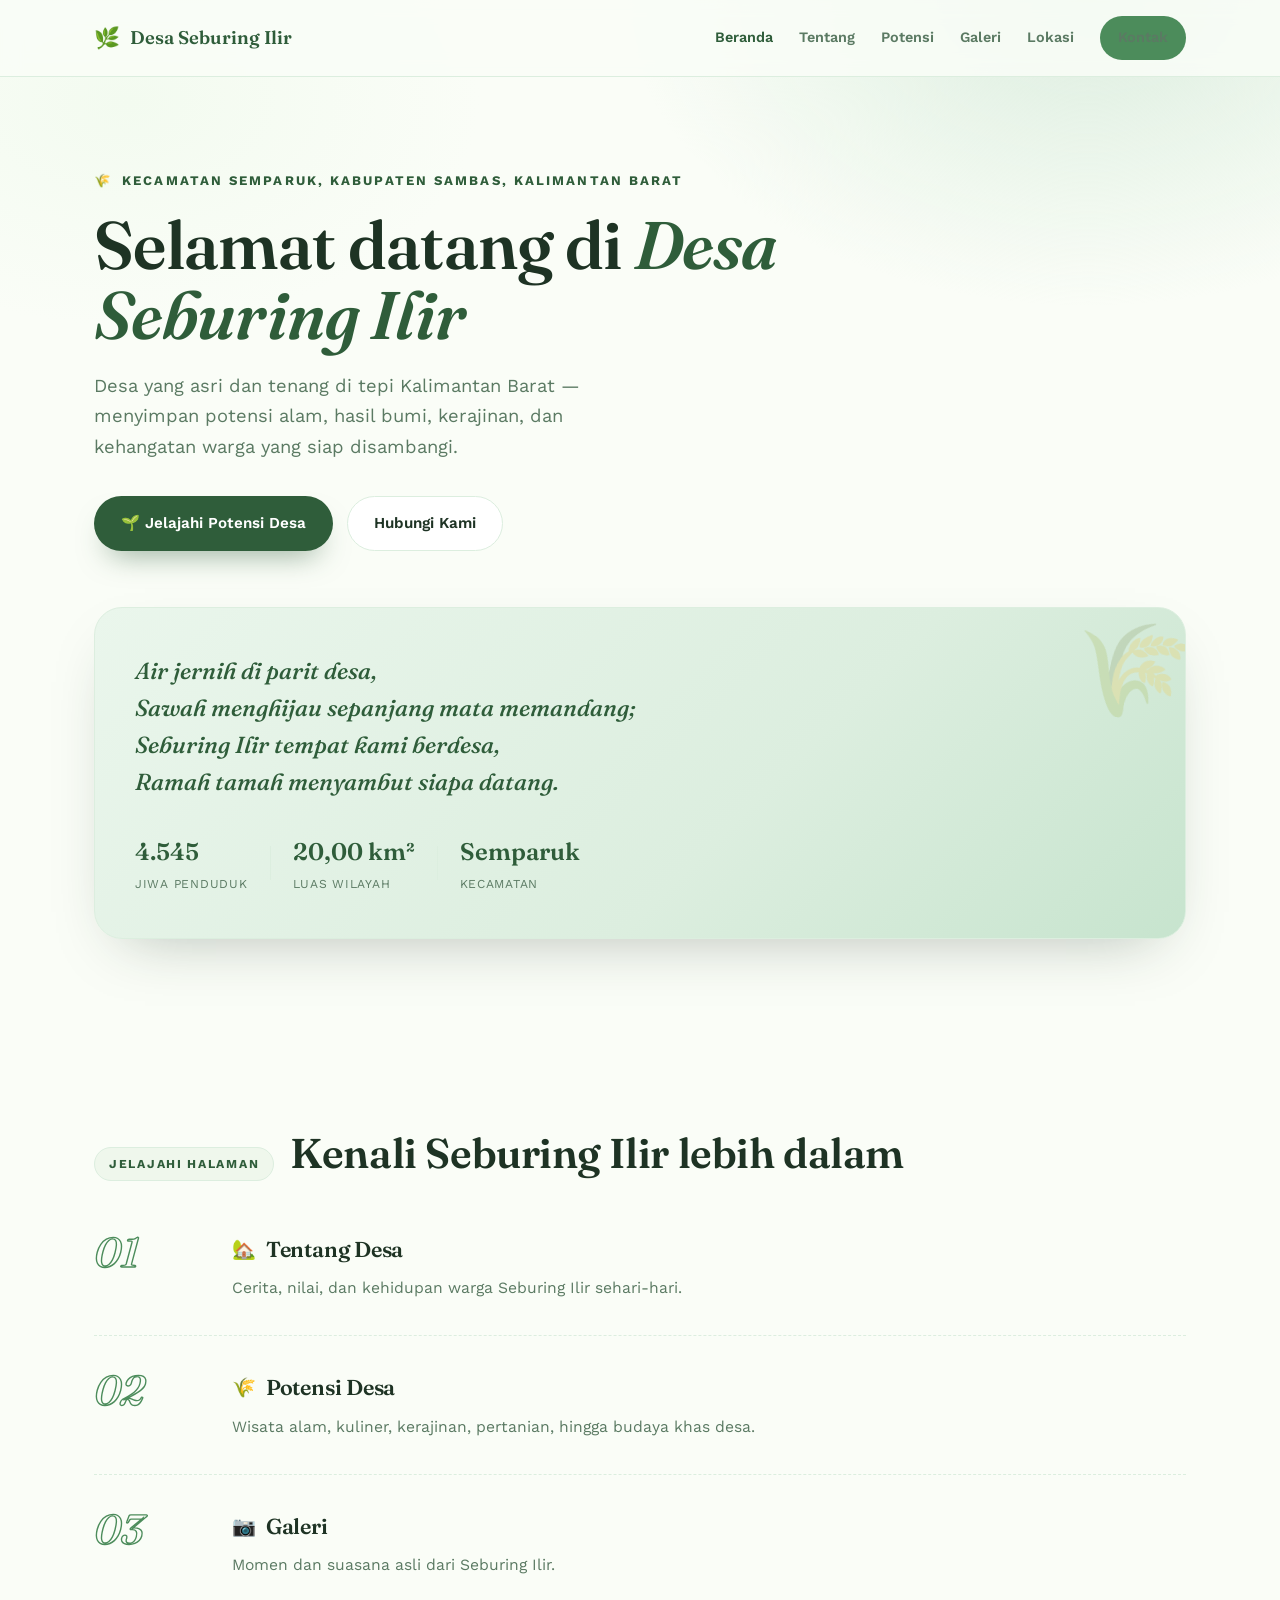
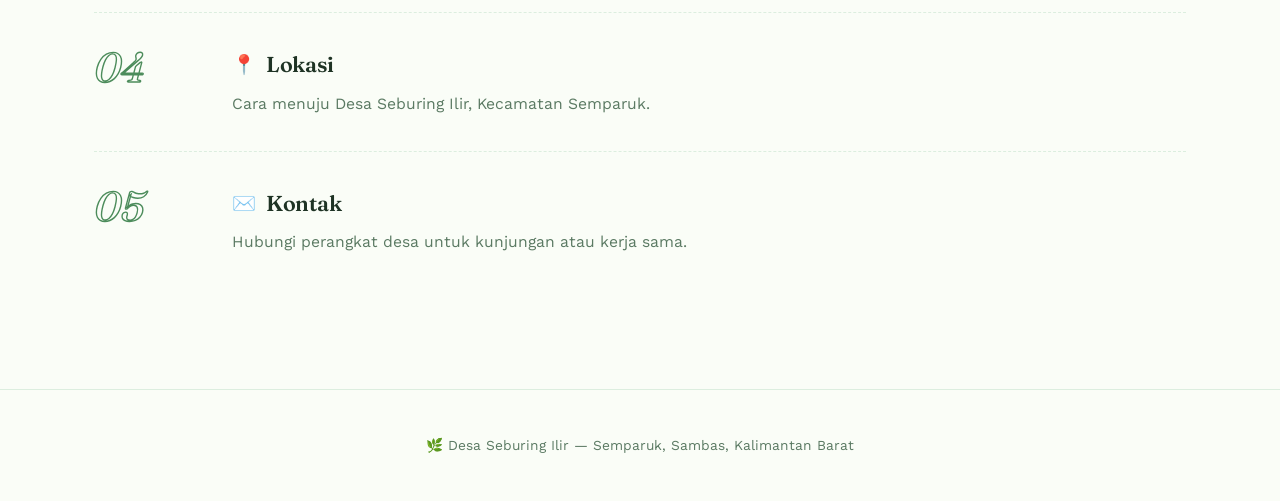
<file: index.html>
<!DOCTYPE html>
<html lang="id">
<head>
<meta charset="UTF-8">
<meta name="viewport" content="width=device-width, initial-scale=1.0">
<title>Beranda — Desa Seburing Ilir</title>
<link rel="preconnect" href="https://fonts.googleapis.com">
<link rel="preconnect" href="https://fonts.gstatic.com" crossorigin>
<link href="https://fonts.googleapis.com/css2?family=Fraunces:ital,opsz,wght@0,9..144,400;0,9..144,500;0,9..144,600;0,9..144,700;1,9..144,500&family=Work+Sans:wght@400;500;600;700&display=swap" rel="stylesheet">
<link rel="stylesheet" href="styles.css">
</head>
<body>

<header class="nav">
  <div class="nav-inner">
    <div class="brand"><span class="leaf">🌿</span> Desa Seburing Ilir</div>
    <nav class="nav-links">
      <a href="index.html" class="active">Beranda</a>
      <a href="tentang.html" class="hide-mobile">Tentang</a>
      <a href="potensi.html" class="hide-mobile">Potensi</a>
      <a href="galeri.html" class="hide-mobile">Galeri</a>
      <a href="lokasi.html" class="hide-mobile">Lokasi</a>
      <a href="kontak.html" class="nav-cta">Kontak</a>
    </nav>
  </div>
</header>

<section class="hero">
  <div class="wrap">
    <div class="hero-eyebrow">Kecamatan Semparuk, Kabupaten Sambas, Kalimantan Barat</div>
    <h1>Selamat datang di <em>Desa Seburing Ilir</em></h1>
    <p class="lede">Desa yang asri dan tenang di tepi Kalimantan Barat — menyimpan potensi alam, hasil bumi, kerajinan, dan kehangatan warga yang siap disambangi.</p>
    <div class="cta-row">
      <a class="btn btn-primary" href="potensi.html">🌱 Jelajahi Potensi Desa</a>
      <a class="btn btn-ghost" href="kontak.html">Hubungi Kami</a>
    </div>
    <div class="hero-visual reveal">
      <div class="quote-panel">
        <div class="quote-panel-deco">🌾</div>
        <p class="pantun">Air jernih di parit desa,<br>Sawah menghijau sepanjang mata memandang;<br>Seburing Ilir tempat kami berdesa,<br>Ramah tamah menyambut siapa datang.</p>
        <div class="stat-strip">
          <div class="s-item"><div class="s-n">4.545</div><div class="s-l">Jiwa Penduduk</div></div>
          <div class="s-div"></div>
          <div class="s-item"><div class="s-n">20,00 km²</div><div class="s-l">Luas Wilayah</div></div>
          <div class="s-div"></div>
          <div class="s-item"><div class="s-n">Semparuk</div><div class="s-l">Kecamatan</div></div>
        </div>
      </div>
    </div>
  </div>
</section>

<section>
  <div class="wrap">
    <div class="s-head reveal">
      <span class="tag">Jelajahi Halaman</span>
      <h2>Kenali Seburing Ilir lebih dalam</h2>
    </div>
    <div class="potensi-list reveal">
      <a class="p-row" href="tentang.html" style="text-decoration:none;">
        <div class="p-num">01</div>
        <div class="p-body"><h3><span class="em">🏡</span> Tentang Desa</h3><p>Cerita, nilai, dan kehidupan warga Seburing Ilir sehari-hari.</p></div>
      </a>
      <a class="p-row" href="potensi.html" style="text-decoration:none;">
        <div class="p-num">02</div>
        <div class="p-body"><h3><span class="em">🌾</span> Potensi Desa</h3><p>Wisata alam, kuliner, kerajinan, pertanian, hingga budaya khas desa.</p></div>
      </a>
      <a class="p-row" href="galeri.html" style="text-decoration:none;">
        <div class="p-num">03</div>
        <div class="p-body"><h3><span class="em">📷</span> Galeri</h3><p>Momen dan suasana asli dari Seburing Ilir.</p></div>
      </a>
      <a class="p-row" href="lokasi.html" style="text-decoration:none;">
        <div class="p-num">04</div>
        <div class="p-body"><h3><span class="em">📍</span> Lokasi</h3><p>Cara menuju Desa Seburing Ilir, Kecamatan Semparuk.</p></div>
      </a>
      <a class="p-row" href="kontak.html" style="text-decoration:none;">
        <div class="p-num">05</div>
        <div class="p-body"><h3><span class="em">✉️</span> Kontak</h3><p>Hubungi perangkat desa untuk kunjungan atau kerja sama.</p></div>
      </a>
    </div>
  </div>
</section>

<footer>
  <div class="wrap">🌿 Desa Seburing Ilir — Semparuk, Sambas, Kalimantan Barat</div>
</footer>

<script>
const revealEls = document.querySelectorAll('.reveal');
const io = new IntersectionObserver((entries)=>{
  entries.forEach(en=>{ if(en.isIntersecting){ en.target.classList.add('in'); io.unobserve(en.target); } });
}, {threshold:.12});
revealEls.forEach(el=>io.observe(el));
</script>
</body>
</html>
</file>
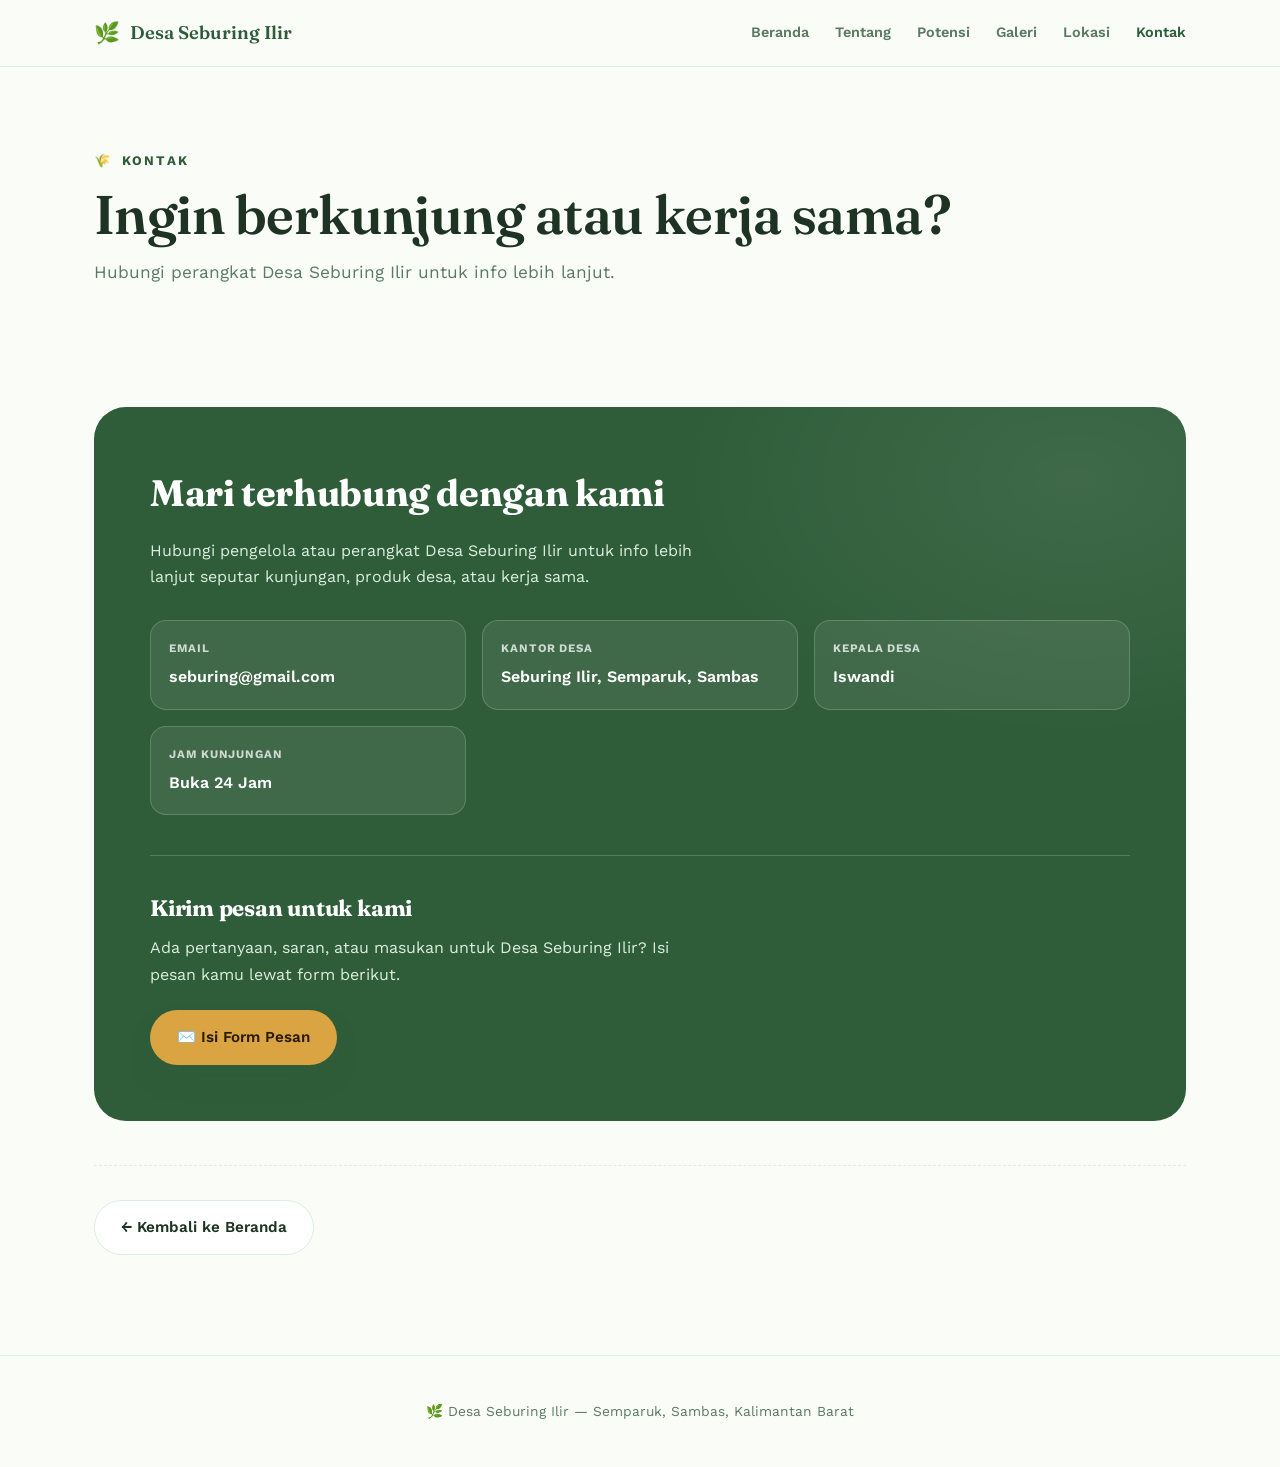
<file: kontak.html>
<!DOCTYPE html>
<html lang="id">
<head>
<meta charset="UTF-8">
<meta name="viewport" content="width=device-width, initial-scale=1.0">
<title>Kontak — Desa Seburing Ilir</title>
<link rel="preconnect" href="https://fonts.googleapis.com">
<link rel="preconnect" href="https://fonts.gstatic.com" crossorigin>
<link href="https://fonts.googleapis.com/css2?family=Fraunces:ital,opsz,wght@0,9..144,400;0,9..144,500;0,9..144,600;0,9..144,700;1,9..144,500&family=Work+Sans:wght@400;500;600;700&display=swap" rel="stylesheet">
<link rel="stylesheet" href="styles.css">
</head>
<body>

<header class="nav">
  <div class="nav-inner">
    <div class="brand"><span class="leaf">🌿</span> Desa Seburing Ilir</div>
    <nav class="nav-links">
      <a href="index.html" class="hide-mobile">Beranda</a>
      <a href="tentang.html" class="hide-mobile">Tentang</a>
      <a href="potensi.html" class="hide-mobile">Potensi</a>
      <a href="galeri.html" class="hide-mobile">Galeri</a>
      <a href="lokasi.html" class="hide-mobile">Lokasi</a>
      <a href="kontak.html" class="active">Kontak</a>
    </nav>
  </div>
</header>

<section class="page-hero">
  <div class="wrap">
    <div class="hero-eyebrow">Kontak</div>
    <h1>Ingin berkunjung atau kerja sama?</h1>
    <p class="lede">Hubungi perangkat Desa Seburing Ilir untuk info lebih lanjut.</p>
  </div>
</section>

<section>
  <div class="wrap">
    <div class="contact-wrap reveal">
      <h2>Mari terhubung dengan kami</h2>
      <p>Hubungi pengelola atau perangkat Desa Seburing Ilir untuk info lebih lanjut seputar kunjungan, produk desa, atau kerja sama.</p>
      <div class="contact-grid">
        <a class="c-card" href="mailto:seburing@gmail.com">
          <div class="lbl">Email</div>
          <div class="val">seburing@gmail.com</div>
        </a>
        <div class="c-card">
          <div class="lbl">Kantor Desa</div>
          <div class="val">Seburing Ilir, Semparuk, Sambas</div>
        </div>
        <div class="c-card">
          <div class="lbl">Kepala Desa</div>
          <div class="val">Iswandi</div>
        </div>
        <div class="c-card">
          <div class="lbl">Jam Kunjungan</div>
          <div class="val">Buka 24 Jam</div>
        </div>
      </div>

      <div style="margin-top:40px; padding-top:34px; border-top:1px solid rgba(255,255,255,.18);">
        <h2 style="font-size:1.4rem; margin-bottom:8px;">Kirim pesan untuk kami</h2>
        <p style="margin-bottom:22px;">Ada pertanyaan, saran, atau masukan untuk Desa Seburing Ilir? Isi pesan kamu lewat form berikut.</p>
        <a href="https://docs.google.com/forms/d/e/1FAIpQLSdaSpcrOK0YSQ0kz_y-31MSbO-DcAraTLKsawuCThH-VjNE1A/viewform" target="_blank" rel="noopener" class="btn btn-primary" style="background:var(--wheat); color:#2A1B02;">✉️ Isi Form Pesan</a>
      </div>
    </div>
    <div class="page-nav-cta reveal">
      <a class="btn btn-ghost" href="index.html">← Kembali ke Beranda</a>
    </div>
  </div>
</section>

<footer>
  <div class="wrap">🌿 Desa Seburing Ilir — Semparuk, Sambas, Kalimantan Barat</div>
</footer>

<script>
const revealEls = document.querySelectorAll('.reveal');
const io = new IntersectionObserver((entries)=>{
  entries.forEach(en=>{ if(en.isIntersecting){ en.target.classList.add('in'); io.unobserve(en.target); } });
}, {threshold:.12});
revealEls.forEach(el=>io.observe(el));
</script>
</body>
</html>
</file>
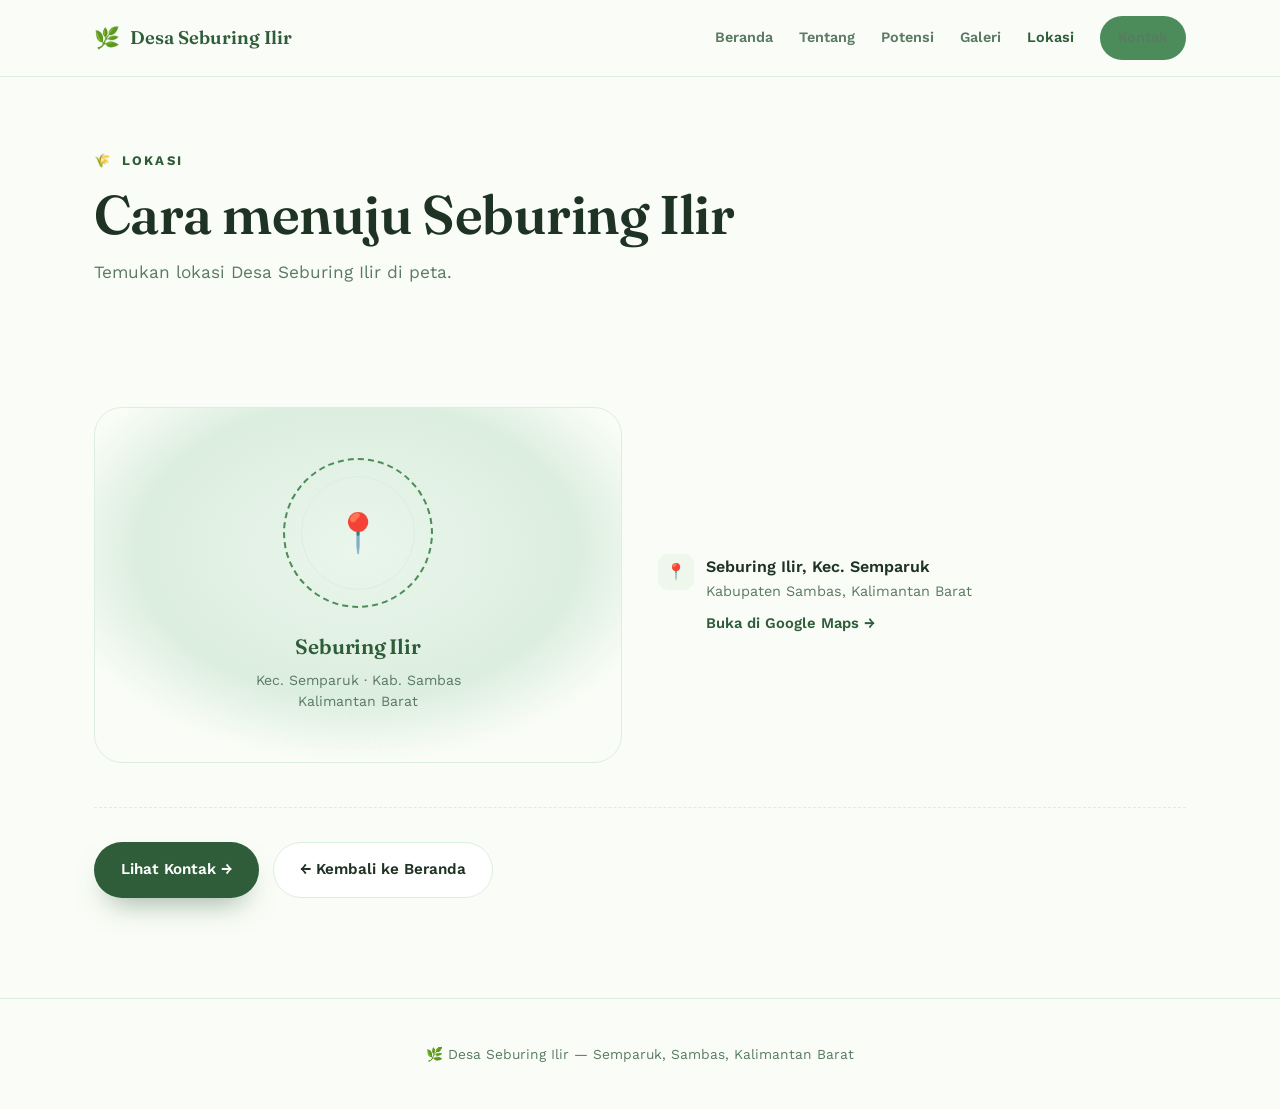
<file: lokasi.html>
<!DOCTYPE html>
<html lang="id">
<head>
<meta charset="UTF-8">
<meta name="viewport" content="width=device-width, initial-scale=1.0">
<title>Lokasi — Desa Seburing Ilir</title>
<link rel="preconnect" href="https://fonts.googleapis.com">
<link rel="preconnect" href="https://fonts.gstatic.com" crossorigin>
<link href="https://fonts.googleapis.com/css2?family=Fraunces:ital,opsz,wght@0,9..144,400;0,9..144,500;0,9..144,600;0,9..144,700;1,9..144,500&family=Work+Sans:wght@400;500;600;700&display=swap" rel="stylesheet">
<link rel="stylesheet" href="styles.css">
</head>
<body>

<header class="nav">
  <div class="nav-inner">
    <div class="brand"><span class="leaf">🌿</span> Desa Seburing Ilir</div>
    <nav class="nav-links">
      <a href="index.html" class="hide-mobile">Beranda</a>
      <a href="tentang.html" class="hide-mobile">Tentang</a>
      <a href="potensi.html" class="hide-mobile">Potensi</a>
      <a href="galeri.html" class="hide-mobile">Galeri</a>
      <a href="lokasi.html" class="active">Lokasi</a>
      <a href="kontak.html" class="nav-cta">Kontak</a>
    </nav>
  </div>
</header>

<section class="page-hero">
  <div class="wrap">
    <div class="hero-eyebrow">Lokasi</div>
    <h1>Cara menuju Seburing Ilir</h1>
    <p class="lede">Temukan lokasi Desa Seburing Ilir di peta.</p>
  </div>
</section>

<section>
  <div class="wrap">
    <div class="map-block reveal">
      <div class="compass-panel">
        <div class="compass-ring">
          <div class="compass-core">📍</div>
        </div>
        <div class="compass-caption serif">Seburing Ilir</div>
        <div class="compass-sub">Kec. Semparuk · Kab. Sambas<br>Kalimantan Barat</div>
      </div>
      <div>
        <div class="info-list">
          <div class="row">
            <div class="ic">📍</div>
            <div>
              <div style="font-weight:600;">Seburing Ilir, Kec. Semparuk</div>
              <div style="color:var(--muted); font-size:.9rem; margin-bottom:6px;">Kabupaten Sambas, Kalimantan Barat</div>
              <a class="maps-link" href="https://www.google.com/maps/search/?api=1&query=Seburing%20Ilir%2C%20Kec.%20Semparuk%2C%20Kab.%20Sambas%2C%20Kalimantan%20Barat" target="_blank" rel="noopener">Buka di Google Maps →</a>
            </div>
          </div>
        </div>
      </div>
    </div>
    <div class="page-nav-cta reveal">
      <a class="btn btn-primary" href="kontak.html">Lihat Kontak →</a>
      <a class="btn btn-ghost" href="index.html">← Kembali ke Beranda</a>
    </div>
  </div>
</section>

<footer>
  <div class="wrap">🌿 Desa Seburing Ilir — Semparuk, Sambas, Kalimantan Barat</div>
</footer>

<script>
const revealEls = document.querySelectorAll('.reveal');
const io = new IntersectionObserver((entries)=>{
  entries.forEach(en=>{ if(en.isIntersecting){ en.target.classList.add('in'); io.unobserve(en.target); } });
}, {threshold:.12});
revealEls.forEach(el=>io.observe(el));
</script>
</body>
</html>
</file>
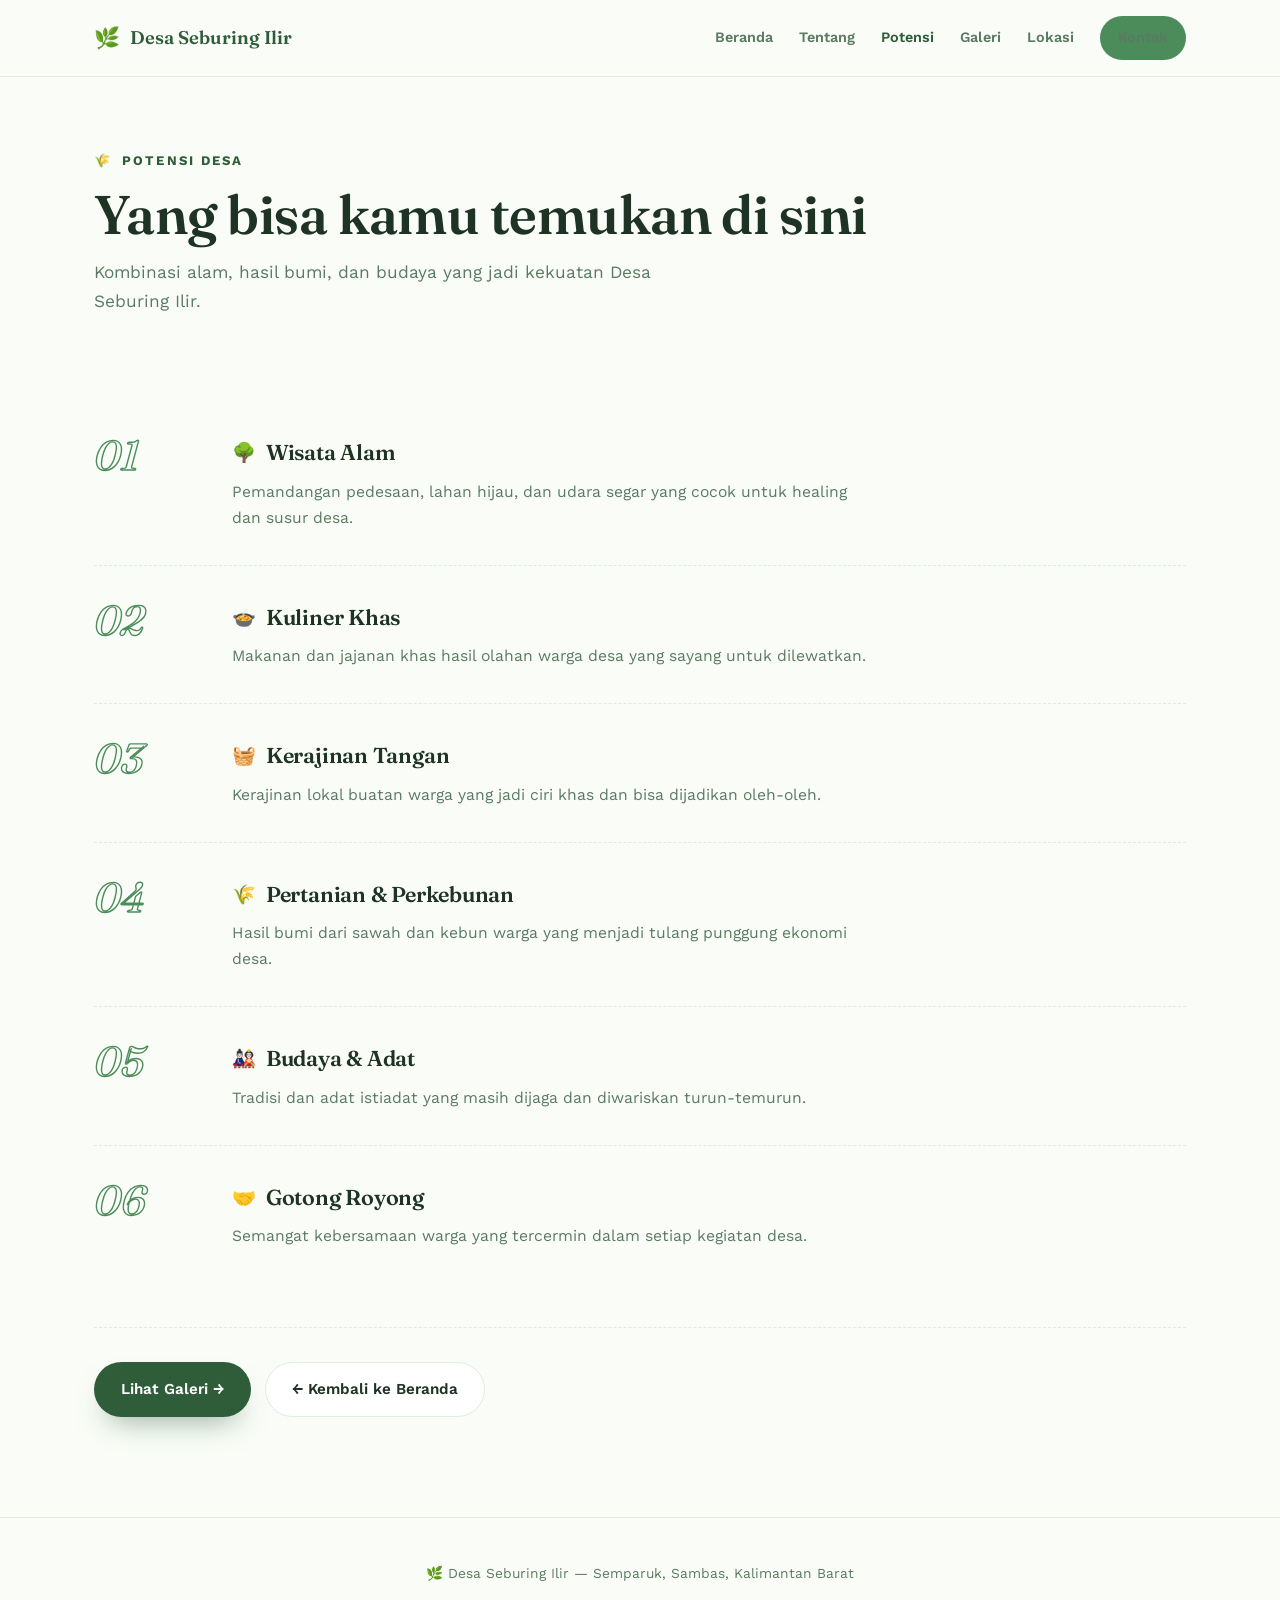
<file: potensi.html>
<!DOCTYPE html>
<html lang="id">
<head>
<meta charset="UTF-8">
<meta name="viewport" content="width=device-width, initial-scale=1.0">
<title>Potensi Desa — Seburing Ilir</title>
<link rel="preconnect" href="https://fonts.googleapis.com">
<link rel="preconnect" href="https://fonts.gstatic.com" crossorigin>
<link href="https://fonts.googleapis.com/css2?family=Fraunces:ital,opsz,wght@0,9..144,400;0,9..144,500;0,9..144,600;0,9..144,700;1,9..144,500&family=Work+Sans:wght@400;500;600;700&display=swap" rel="stylesheet">
<link rel="stylesheet" href="styles.css">
</head>
<body>

<header class="nav">
  <div class="nav-inner">
    <div class="brand"><span class="leaf">🌿</span> Desa Seburing Ilir</div>
    <nav class="nav-links">
      <a href="index.html" class="hide-mobile">Beranda</a>
      <a href="tentang.html" class="hide-mobile">Tentang</a>
      <a href="potensi.html" class="active">Potensi</a>
      <a href="galeri.html" class="hide-mobile">Galeri</a>
      <a href="lokasi.html" class="hide-mobile">Lokasi</a>
      <a href="kontak.html" class="nav-cta">Kontak</a>
    </nav>
  </div>
</header>

<section class="page-hero">
  <div class="wrap">
    <div class="hero-eyebrow">Potensi Desa</div>
    <h1>Yang bisa kamu temukan di sini</h1>
    <p class="lede">Kombinasi alam, hasil bumi, dan budaya yang jadi kekuatan Desa Seburing Ilir.</p>
  </div>
</section>

<section>
  <div class="wrap">
    <div class="potensi-list reveal">
      <div class="p-row">
        <div class="p-num">01</div>
        <div class="p-body"><h3><span class="em">🌳</span> Wisata Alam</h3><p>Pemandangan pedesaan, lahan hijau, dan udara segar yang cocok untuk healing dan susur desa.</p></div>
      </div>
      <div class="p-row">
        <div class="p-num">02</div>
        <div class="p-body"><h3><span class="em">🍲</span> Kuliner Khas</h3><p>Makanan dan jajanan khas hasil olahan warga desa yang sayang untuk dilewatkan.</p></div>
      </div>
      <div class="p-row">
        <div class="p-num">03</div>
        <div class="p-body"><h3><span class="em">🧺</span> Kerajinan Tangan</h3><p>Kerajinan lokal buatan warga yang jadi ciri khas dan bisa dijadikan oleh-oleh.</p></div>
      </div>
      <div class="p-row">
        <div class="p-num">04</div>
        <div class="p-body"><h3><span class="em">🌾</span> Pertanian & Perkebunan</h3><p>Hasil bumi dari sawah dan kebun warga yang menjadi tulang punggung ekonomi desa.</p></div>
      </div>
      <div class="p-row">
        <div class="p-num">05</div>
        <div class="p-body"><h3><span class="em">🎎</span> Budaya & Adat</h3><p>Tradisi dan adat istiadat yang masih dijaga dan diwariskan turun-temurun.</p></div>
      </div>
      <div class="p-row">
        <div class="p-num">06</div>
        <div class="p-body"><h3><span class="em">🤝</span> Gotong Royong</h3><p>Semangat kebersamaan warga yang tercermin dalam setiap kegiatan desa.</p></div>
      </div>
    </div>
    <div class="page-nav-cta reveal">
      <a class="btn btn-primary" href="galeri.html">Lihat Galeri →</a>
      <a class="btn btn-ghost" href="index.html">← Kembali ke Beranda</a>
    </div>
  </div>
</section>

<footer>
  <div class="wrap">🌿 Desa Seburing Ilir — Semparuk, Sambas, Kalimantan Barat</div>
</footer>

<script>
const revealEls = document.querySelectorAll('.reveal');
const io = new IntersectionObserver((entries)=>{
  entries.forEach(en=>{ if(en.isIntersecting){ en.target.classList.add('in'); io.unobserve(en.target); } });
}, {threshold:.12});
revealEls.forEach(el=>io.observe(el));
</script>
</body>
</html>
</file>
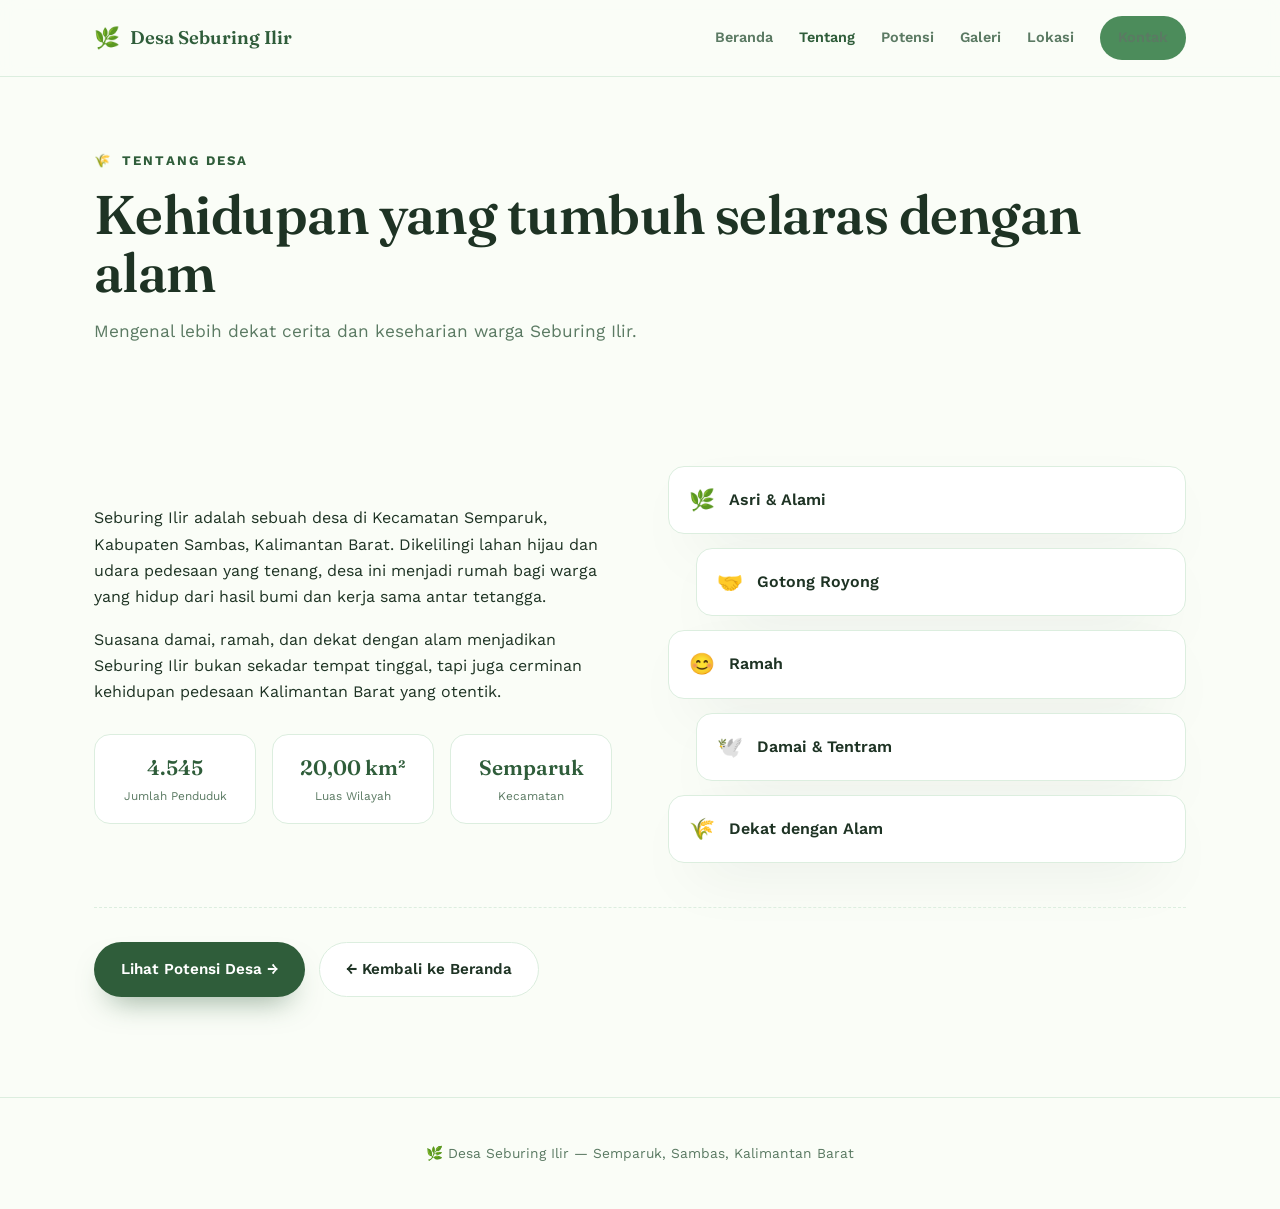
<file: tentang.html>
<!DOCTYPE html>
<html lang="id">
<head>
<meta charset="UTF-8">
<meta name="viewport" content="width=device-width, initial-scale=1.0">
<title>Tentang Desa — Seburing Ilir</title>
<link rel="preconnect" href="https://fonts.googleapis.com">
<link rel="preconnect" href="https://fonts.gstatic.com" crossorigin>
<link href="https://fonts.googleapis.com/css2?family=Fraunces:ital,opsz,wght@0,9..144,400;0,9..144,500;0,9..144,600;0,9..144,700;1,9..144,500&family=Work+Sans:wght@400;500;600;700&display=swap" rel="stylesheet">
<link rel="stylesheet" href="styles.css">
</head>
<body>

<header class="nav">
  <div class="nav-inner">
    <div class="brand"><span class="leaf">🌿</span> Desa Seburing Ilir</div>
    <nav class="nav-links">
      <a href="index.html" class="hide-mobile">Beranda</a>
      <a href="tentang.html" class="active">Tentang</a>
      <a href="potensi.html" class="hide-mobile">Potensi</a>
      <a href="galeri.html" class="hide-mobile">Galeri</a>
      <a href="lokasi.html" class="hide-mobile">Lokasi</a>
      <a href="kontak.html" class="nav-cta">Kontak</a>
    </nav>
  </div>
</header>

<section class="page-hero">
  <div class="wrap">
    <div class="hero-eyebrow">Tentang Desa</div>
    <h1>Kehidupan yang tumbuh selaras dengan alam</h1>
    <p class="lede">Mengenal lebih dekat cerita dan keseharian warga Seburing Ilir.</p>
  </div>
</section>

<section>
  <div class="wrap">
    <div class="about-grid reveal">
      <div class="about-text">
        <p>Seburing Ilir adalah sebuah desa di Kecamatan Semparuk, Kabupaten Sambas, Kalimantan Barat. Dikelilingi lahan hijau dan udara pedesaan yang tenang, desa ini menjadi rumah bagi warga yang hidup dari hasil bumi dan kerja sama antar tetangga.</p>
        <p>Suasana damai, ramah, dan dekat dengan alam menjadikan Seburing Ilir bukan sekadar tempat tinggal, tapi juga cerminan kehidupan pedesaan Kalimantan Barat yang otentik.</p>
        <div class="fact-row">
          <div class="fact"><div class="n">4.545</div><div class="l">Jumlah Penduduk</div></div>
          <div class="fact"><div class="n">20,00 km²</div><div class="l">Luas Wilayah</div></div>
          <div class="fact"><div class="n">Semparuk</div><div class="l">Kecamatan</div></div>
        </div>
      </div>
      <div class="value-cluster">
        <div class="v-badge"><span class="v-ic">🌿</span><span>Asri &amp; Alami</span></div>
        <div class="v-badge"><span class="v-ic">🤝</span><span>Gotong Royong</span></div>
        <div class="v-badge"><span class="v-ic">😊</span><span>Ramah</span></div>
        <div class="v-badge"><span class="v-ic">🕊️</span><span>Damai &amp; Tentram</span></div>
        <div class="v-badge"><span class="v-ic">🌾</span><span>Dekat dengan Alam</span></div>
      </div>
    </div>
    <div class="page-nav-cta reveal">
      <a class="btn btn-primary" href="potensi.html">Lihat Potensi Desa →</a>
      <a class="btn btn-ghost" href="index.html">← Kembali ke Beranda</a>
    </div>
  </div>
</section>

<footer>
  <div class="wrap">🌿 Desa Seburing Ilir — Semparuk, Sambas, Kalimantan Barat</div>
</footer>

<script>
const revealEls = document.querySelectorAll('.reveal');
const io = new IntersectionObserver((entries)=>{
  entries.forEach(en=>{ if(en.isIntersecting){ en.target.classList.add('in'); io.unobserve(en.target); } });
}, {threshold:.12});
revealEls.forEach(el=>io.observe(el));
</script>
</body>
</html>
</file>
<file: styles.css>
:root{
  --bg:#FAFDF7; --surface:#FFFFFF; --surface-2:#EFF7EC;
  --ink:#1E3324; --muted:#5B7A63;
  --leaf:#4C8C5B; --leaf-deep:#2F5D3A; --leaf-pale:#DCEEDF;
  --wheat:#D9A441; --wheat-ink:#6B4A10;
  --line:#DCEEDF;
  --shadow:0 24px 60px -30px rgba(30,51,36,.35);
}
*{margin:0;padding:0;box-sizing:border-box;}
html{scroll-behavior:smooth;}
body{
  font-family:'Work Sans', sans-serif; background:var(--bg); color:var(--ink);
  line-height:1.65; overflow-x:hidden;
}
h1,h2,h3,.serif{ font-family:'Fraunces', serif; letter-spacing:-.01em; }
img{max-width:100%; display:block;}
a{color:inherit; text-decoration:none;}
.wrap{max-width:1140px; margin:0 auto; padding:0 24px;}
section{padding:100px 0; position:relative;}
@media(max-width:720px){section{padding:64px 0;}}

/* placeholder art blocks (no real photos yet) */
.ph{
  position:relative; border-radius:26px; overflow:hidden;
  background:
    radial-gradient(120% 140% at 15% 10%, #eaf6ec 0%, transparent 55%),
    linear-gradient(135deg, #dcefdf 0%, #bfe0c8 45%, #9fceb0 100%);
  display:flex; align-items:center; justify-content:center; flex-direction:column;
  border:1.5px dashed #8fc09e; color:var(--leaf-deep);
  min-height:220px; text-align:center; padding:24px;
}
.ph .leaf-ic{ font-size:2rem; margin-bottom:10px; opacity:.75; }
.ph .ph-label{ font-weight:600; font-size:.92rem; }
.ph .ph-sub{ font-size:.78rem; color:var(--muted); margin-top:4px; }

/* nav */
header.nav{
  position:fixed; top:0; left:0; right:0; z-index:50;
  background:color-mix(in srgb, var(--bg) 85%, transparent);
  backdrop-filter:blur(10px); border-bottom:1px solid var(--line);
}
.nav-inner{max-width:1140px; margin:0 auto; padding:16px 24px; display:flex; align-items:center; justify-content:space-between;}
.brand{display:flex; align-items:center; gap:10px; font-family:'Fraunces'; font-weight:600; font-size:1.15rem; color:var(--leaf-deep);}
.brand .leaf{ font-size:1.3rem; }
.nav-links{display:flex; gap:26px; align-items:center;}
.nav-links a{font-size:.9rem; font-weight:600; color:var(--muted);}
.nav-links a:hover{color:var(--leaf-deep);}
@media(max-width:760px){.nav-links a.hide-mobile{display:none;}}
.nav-cta{
  background:var(--leaf); color:#fff; padding:10px 18px; border-radius:999px; font-weight:600; font-size:.86rem;
}

/* hero */
.hero{ padding-top:170px; padding-bottom:80px; position:relative; }
.hero::before{
  content:""; position:absolute; inset:0; z-index:-1;
  background:
    radial-gradient(60% 50% at 85% 0%, var(--leaf-pale) 0%, transparent 60%),
    radial-gradient(50% 40% at 10% 10%, #f3fbf0 0%, transparent 55%);
}
.hero-eyebrow{
  font-size:.82rem; letter-spacing:.16em; text-transform:uppercase; color:var(--leaf-deep);
  font-weight:700; margin-bottom:18px; display:flex; align-items:center; gap:10px;
}
.hero-eyebrow::before{content:"🌾";}
.hero h1{
  font-size:clamp(2.6rem,6vw,4.2rem); font-weight:600; line-height:1.05; max-width:16ch; margin-bottom:20px;
}
.hero h1 em{ font-style:italic; color:var(--leaf-deep); }
.hero p.lede{ font-size:1.15rem; color:var(--muted); max-width:52ch; margin-bottom:34px; }
.cta-row{display:flex; gap:14px; flex-wrap:wrap;}
.btn{display:inline-flex; align-items:center; gap:8px; padding:14px 26px; border-radius:999px; font-weight:600; font-size:.95rem; transition:transform .25s ease, box-shadow .25s ease; cursor:pointer; border:1px solid transparent;}
.btn:hover{transform:translateY(-3px);}
.btn-primary{background:var(--leaf-deep); color:#fff; box-shadow:0 16px 30px -14px rgba(47,93,58,.55);}
.btn-ghost{background:#fff; border-color:var(--line); color:var(--ink);}
.btn-ghost:hover{background:var(--surface-2);}
.hero-visual{ margin-top:56px; }
.hero-visual .ph{ min-height:340px; }
@media(max-width:720px){.hero-visual .ph{min-height:220px;}}
.quote-panel{
  position:relative; border-radius:28px; padding:44px 40px; overflow:hidden;
  background:linear-gradient(135deg, #EAF6EC 0%, #DCEEDF 60%, #C7E4CE 100%);
  border:1px solid var(--line); box-shadow:var(--shadow);
}
.quote-panel-deco{ position:absolute; top:-18px; right:-6px; font-size:6rem; opacity:.18; transform:rotate(12deg); }
.pantun{ font-family:'Fraunces'; font-style:italic; font-weight:500; font-size:clamp(1.1rem,2vw,1.45rem); color:var(--leaf-deep); line-height:1.6; max-width:52ch; position:relative; z-index:1; }
.stat-strip{ display:flex; align-items:center; gap:22px; margin-top:32px; flex-wrap:wrap; position:relative; z-index:1; }
.stat-strip .s-item{ text-align:left; }
.stat-strip .s-n{ font-family:'Fraunces'; font-weight:600; font-size:1.5rem; color:var(--leaf-deep); }
.stat-strip .s-l{ font-size:.76rem; color:var(--muted); text-transform:uppercase; letter-spacing:.06em; margin-top:2px; }
.stat-strip .s-div{ width:1px; height:34px; background:var(--line); }
@media(max-width:600px){ .quote-panel{padding:32px 24px;} .stat-strip{gap:16px;} .stat-strip .s-div{display:none;} }

/* section heading */
.s-head{ display:flex; align-items:baseline; gap:16px; margin-bottom:44px; flex-wrap:wrap; }
.s-head .tag{
  font-size:.76rem; letter-spacing:.14em; text-transform:uppercase; color:var(--leaf-deep);
  background:var(--surface-2); border:1px solid var(--line); padding:6px 14px; border-radius:999px; font-weight:700;
}
.s-head h2{ font-size:clamp(1.8rem,3.4vw,2.6rem); font-weight:600; }
.s-head p{ color:var(--muted); max-width:60ch; margin-top:8px; flex-basis:100%; }

/* about */
.about-grid{ display:grid; grid-template-columns:1fr 1fr; gap:56px; align-items:center; }
@media(max-width:840px){.about-grid{grid-template-columns:1fr;}}
.about-grid .ph{min-height:320px;}
.value-cluster{ display:flex; flex-direction:column; gap:14px; }
.v-badge{
  display:flex; align-items:center; gap:14px; background:var(--surface); border:1px solid var(--line);
  border-radius:16px; padding:16px 20px; font-weight:600; font-size:1rem; box-shadow:var(--shadow);
  transition:transform .3s ease;
}
.v-badge:hover{ transform:translateX(6px); }
.v-badge:nth-child(odd){ margin-left:0; }
.v-badge:nth-child(even){ margin-left:28px; }
.v-badge .v-ic{ font-size:1.3rem; }
@media(max-width:600px){ .v-badge:nth-child(even){ margin-left:0; } }
.about-text p{ margin-bottom:16px; color:var(--ink); }
.fact-row{ display:grid; grid-template-columns:repeat(3,1fr); gap:16px; margin-top:28px; }
@media(max-width:520px){.fact-row{grid-template-columns:1fr 1fr;}}
.fact{ background:var(--surface); border:1px solid var(--line); border-radius:16px; padding:16px; text-align:center; }
.fact .n{ font-family:'Fraunces'; font-weight:600; font-size:1.3rem; color:var(--leaf-deep); }
.fact .l{ font-size:.74rem; color:var(--muted); margin-top:2px; }

/* potensi cards */
.potensi-list{ display:flex; flex-direction:column; }
.p-row{
  display:grid; grid-template-columns:110px 1fr; gap:28px; align-items:flex-start;
  padding:34px 0; border-bottom:1px dashed var(--line); transition:padding-left .35s ease;
}
.p-row:first-child{ padding-top:0; }
.p-row:last-child{ border-bottom:none; }
.p-row:hover{ padding-left:14px; }
.p-row .p-num{
  font-family:'Fraunces'; font-style:italic; font-weight:500; font-size:2.6rem;
  color:var(--leaf-pale); line-height:1; -webkit-text-stroke:1.4px var(--leaf);
  color:transparent;
}
.p-row .p-body{ display:flex; flex-direction:column; gap:8px; }
.p-row h3{ font-size:1.35rem; font-weight:600; display:flex; align-items:center; gap:10px; }
.p-row h3 .em{ font-size:1.2rem; }
.p-row p{ color:var(--muted); font-size:.98rem; max-width:64ch; }
@media(max-width:600px){
  .p-row{ grid-template-columns:56px 1fr; gap:16px; padding:24px 0; }
  .p-row .p-num{ font-size:1.7rem; }
}

/* gallery */
.gallery-grid{ display:grid; grid-template-columns:repeat(4,1fr); gap:14px; }
@media(max-width:800px){.gallery-grid{grid-template-columns:repeat(2,1fr);}}
.gallery-grid .ph{ aspect-ratio:1/1; min-height:0; border-radius:18px; }
.gallery-grid .ph:nth-child(3n+1){ aspect-ratio:1/1.3; }

/* map / lokasi */
.map-block{ display:grid; grid-template-columns:1fr 1fr; gap:36px; align-items:center; }
@media(max-width:840px){.map-block{grid-template-columns:1fr;}}
.map-block .ph{ min-height:280px; }
.compass-panel{
  display:flex; flex-direction:column; align-items:center; justify-content:center; text-align:center;
  background:radial-gradient(60% 60% at 50% 40%, #EAF6EC 0%, #DCEEDF 70%, transparent 100%);
  border:1px solid var(--line); border-radius:28px; padding:50px 30px; min-height:280px;
}
.compass-ring{
  width:150px; height:150px; border-radius:50%; border:2px dashed var(--leaf);
  display:flex; align-items:center; justify-content:center; position:relative; margin-bottom:22px;
}
.compass-ring::before{ content:""; position:absolute; inset:16px; border-radius:50%; border:1px solid var(--line); }
.compass-core{ font-size:2.4rem; }
.compass-caption{ font-size:1.3rem; font-weight:600; color:var(--leaf-deep); }
.compass-sub{ font-size:.88rem; color:var(--muted); margin-top:6px; line-height:1.5; }
.info-list{ display:flex; flex-direction:column; gap:14px; margin-top:20px; }
.info-list .row{ display:flex; gap:12px; align-items:flex-start; }
.info-list .ic{ width:36px; height:36px; border-radius:10px; background:var(--surface-2); display:flex; align-items:center; justify-content:center; flex-shrink:0; }
.info-list a.maps-link{ color:var(--leaf-deep); font-weight:600; font-size:.92rem; }
.info-list a.maps-link:hover{ text-decoration:underline; }

/* contact */
.contact-wrap{ background:var(--leaf-deep); border-radius:32px; padding:56px; color:#fff; position:relative; overflow:hidden; }
.contact-wrap::before{ content:""; position:absolute; inset:0; background:radial-gradient(60% 60% at 90% 10%, rgba(255,255,255,.08), transparent 60%); pointer-events:none; }
.contact-wrap h2{ color:#fff; font-size:clamp(1.7rem,3.4vw,2.3rem); margin-bottom:14px; }
.contact-wrap p{ color:#DCEEDF; max-width:56ch; margin-bottom:30px; }
.contact-grid{ display:grid; grid-template-columns:repeat(3,1fr); gap:16px; }
@media(max-width:800px){.contact-grid{grid-template-columns:1fr 1fr;}}
@media(max-width:520px){.contact-grid{grid-template-columns:1fr;}}
.c-card{ background:rgba(255,255,255,.08); border:1px solid rgba(255,255,255,.18); border-radius:16px; padding:18px; }
.c-card .lbl{ font-size:.72rem; text-transform:uppercase; letter-spacing:.08em; opacity:.75; font-weight:700; margin-bottom:6px; }
.c-card .val{ font-weight:600; }
.c-card.editable{ border-style:dashed; }

footer{ padding:44px 0; text-align:center; color:var(--muted); font-size:.86rem; border-top:1px solid var(--line); }

.reveal{ opacity:0; transform:translateY(26px); transition:opacity .7s ease, transform .7s ease; }
.reveal.in{ opacity:1; transform:translateY(0); }
@media (prefers-reduced-motion: reduce){ *{transition-duration:.001ms !important; animation-duration:.001ms !important; scroll-behavior:auto !important;} }
::selection{ background:var(--leaf); color:#fff; }
a:focus-visible, button:focus-visible{ outline:2px solid var(--wheat); outline-offset:3px; border-radius:6px; }

/* multi-page extras */
.nav-links a.active{ color:var(--leaf-deep); }
.page-hero{ padding-top:150px; padding-bottom:20px; }
.page-hero .hero-eyebrow{ margin-bottom:14px; }
.page-hero h1{ font-size:clamp(2.2rem,5vw,3.4rem); font-weight:600; line-height:1.08; margin-bottom:14px; }
.page-hero p.lede{ font-size:1.08rem; color:var(--muted); max-width:56ch; }
.page-nav-cta{ display:flex; gap:14px; flex-wrap:wrap; margin-top:44px; padding-top:34px; border-top:1px dashed var(--line); }

/* form pesan */
.msg-form{ display:flex; flex-direction:column; gap:16px; max-width:640px; margin-top:8px; }
.msg-form label{ font-size:.78rem; font-weight:700; color:#DCEEDF; text-transform:uppercase; letter-spacing:.06em; margin-bottom:6px; display:block; }
.msg-form input, .msg-form textarea{
  width:100%; padding:14px 16px; border-radius:14px; border:1px solid rgba(255,255,255,.22);
  background:rgba(255,255,255,.08); color:#fff; font-family:'Work Sans'; font-size:.98rem;
  transition:border-color .25s ease, box-shadow .25s ease;
}
.msg-form input::placeholder, .msg-form textarea::placeholder{ color:rgba(255,255,255,.5); }
.msg-form input:focus, .msg-form textarea:focus{
  outline:none; border-color:var(--wheat); box-shadow:0 0 0 4px rgba(217,164,65,.22);
}
.msg-form textarea{ min-height:130px; resize:vertical; }
.msg-form button{
  border:none; cursor:pointer; font-family:inherit; align-self:flex-start;
}
.form-status{ font-size:.88rem; margin-top:6px; min-height:20px; }
.form-status.ok{ color:#DCEEDF; font-weight:600; }
.form-status.err{ color:#ffd1d1; font-weight:600; }
</file>
